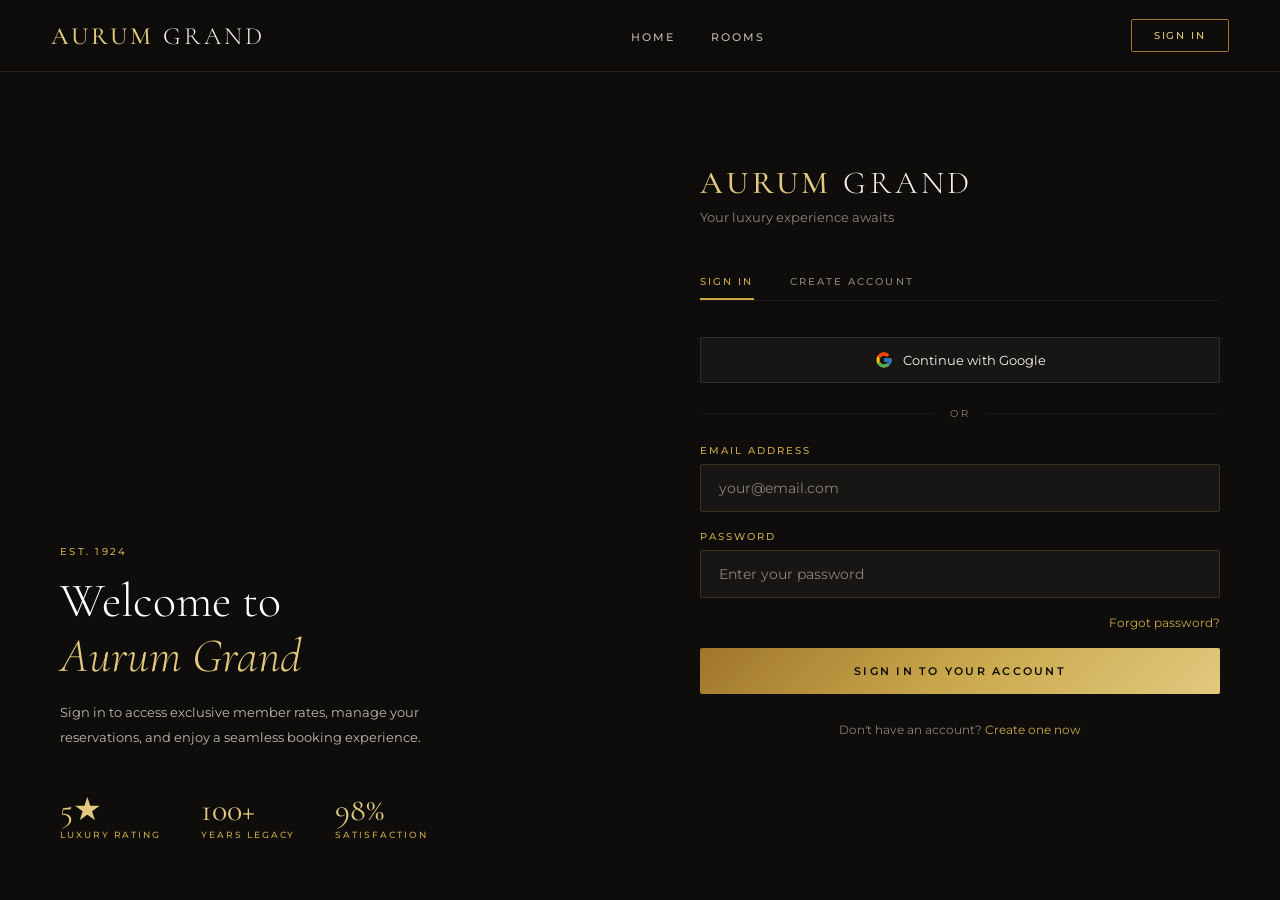
<file: guest-details.html>
<!DOCTYPE html>
<html lang="en">
<head>
  <meta charset="UTF-8">
  <meta name="viewport" content="width=device-width, initial-scale=1.0">
  <title>Guest Details — Aurum Grand Hotel</title>
  <link rel="stylesheet" href="css/style.css">
</head>
<body data-page="guest">

  <nav class="navbar" id="navbar">
    <a href="index.html" class="nav-logo">AURUM<span> GRAND</span></a>
    <ul class="nav-links">
      <li><a href="index.html" data-page="home">Home</a></li>
      <li><a href="search.html" data-page="search">Rooms</a></li>
    </ul>
    <button class="nav-btn" id="nav-auth-btn">Sign In</button>
  </nav>

  <div class="booking-page">
    <div class="booking-hero">
      <div class="booking-hero-bg"></div>
      <div class="booking-hero-content">
        <span class="label-text" style="display:block;margin-bottom:12px;">Step 3 of 5</span>
        <h1 style="font-family:'Cormorant Garamond',serif;font-size:2.8rem;font-weight:300;color:var(--white);">Guest Details</h1>
        <p style="color:var(--text-light);font-size:0.8rem;margin-top:12px;">Please provide your information for the reservation</p>
      </div>
    </div>

    <!-- PROGRESS -->
    <div class="progress-strip">
      <div class="progress-steps">
        <div class="step-item"><div class="step-num done">✓</div><span class="step-label done">Login</span></div>
        <div class="step-line done"></div>
        <div class="step-item"><div class="step-num done">✓</div><span class="step-label done">Select Room</span></div>
        <div class="step-line done"></div>
        <div class="step-item"><div class="step-num active">3</div><span class="step-label active">Guest Details</span></div>
        <div class="step-line"></div>
        <div class="step-item"><div class="step-num">4</div><span class="step-label">Payment</span></div>
        <div class="step-line"></div>
        <div class="step-item"><div class="step-num">5</div><span class="step-label">Confirmation</span></div>
      </div>
    </div>

    <div class="booking-body">
      <div class="booking-layout">
        <div>
          <div class="card-panel">
            <h2 class="card-panel-title">Primary Guest Information</h2>
            <p style="color:var(--text-mid);font-size:0.78rem;margin-bottom:30px;">Fields marked with * are required</p>
            <div class="gold-divider" style="margin-bottom:30px;"><span>✦</span></div>

            <form id="guest-form" style="display:flex;flex-direction:column;gap:20px;">
              <div class="grid-2">
                <div class="form-group">
                  <label class="form-label" for="gd-firstname">First Name *</label>
                  <input type="text" class="form-control" id="gd-firstname" name="firstName" placeholder="Rahul" required>
                </div>
                <div class="form-group">
                  <label class="form-label" for="gd-lastname">Last Name *</label>
                  <input type="text" class="form-control" id="gd-lastname" name="lastName" placeholder="Sharma" required>
                </div>
              </div>
              <div class="grid-2">
                <div class="form-group">
                  <label class="form-label" for="gd-email">Email Address *</label>
                  <input type="email" class="form-control" id="gd-email" name="email" placeholder="your@email.com" required>
                </div>
                <div class="form-group">
                  <label class="form-label" for="gd-phone">Phone Number *</label>
                  <input type="tel" class="form-control" id="gd-phone" name="phone" placeholder="+91 98765 43210" required>
                </div>
              </div>
              <div class="grid-2">
                <div class="form-group">
                  <label class="form-label" for="gd-nationality">State / Nationality</label>
                  <select class="form-control" id="gd-nationality" name="nationality">
                    <option value="">Select State</option>
                    <option value="TN">Tamil Nadu</option>
                    <option value="MH">Maharashtra</option>
                    <option value="DL">Delhi</option>
                    <option value="KA">Karnataka</option>
                    <option value="KL">Kerala</option>
                    <option value="GJ">Gujarat</option>
                    <option value="RJ">Rajasthan</option>
                    <option value="WB">West Bengal</option>
                    <option value="AP">Andhra Pradesh</option>
                    <option value="TS">Telangana</option>
                    <option value="Other">Other / International</option>
                  </select>
                </div>
                <div class="form-group">
                  <label class="form-label" for="gd-id">Aadhaar / Passport Number</label>
                  <input type="text" class="form-control" id="gd-id" name="idNumber" placeholder="ID for check-in verification">
                </div>
              </div>

              <div style="margin-top:10px;padding-top:24px;border-top:1px solid rgba(201,168,76,0.1);">
                <h3 style="font-family:'Cormorant Garamond',serif;font-size:1.5rem;font-weight:300;margin-bottom:20px;">Stay Preferences</h3>
                <div class="grid-2">
                  <div class="form-group">
                    <label class="form-label" for="gd-arrival">Estimated Arrival Time</label>
                    <select class="form-control" id="gd-arrival" name="arrivalTime">
                      <option value="">Select time</option>
                      <option value="12:00">12:00 PM</option>
                      <option value="14:00">2:00 PM (Standard)</option>
                      <option value="15:00">3:00 PM</option>
                      <option value="16:00">4:00 PM</option>
                      <option value="18:00">6:00 PM</option>
                      <option value="20:00">8:00 PM</option>
                      <option value="22:00">10:00 PM (Late)</option>
                    </select>
                  </div>
                  <div class="form-group">
                    <label class="form-label" for="gd-bed">Bed Preference</label>
                    <select class="form-control" id="gd-bed" name="bedPreference">
                      <option value="any">No Preference</option>
                      <option value="king">King Bed</option>
                      <option value="twin">Twin Beds</option>
                      <option value="queen">Queen Bed</option>
                    </select>
                  </div>
                </div>
                <div class="form-group" style="margin-top:16px;">
                  <label class="form-label" for="gd-requests">Special Requests</label>
                  <textarea class="form-control" id="gd-requests" name="specialRequests" rows="4"
                    placeholder="Any dietary requirements, accessibility needs, celebration arrangements, or special room preferences..."
                    style="resize:vertical;"></textarea>
                </div>
              </div>

              <div style="padding:20px;background:rgba(201,168,76,0.05);border:1px solid rgba(201,168,76,0.12);border-radius:2px;">
                <p style="font-size:0.75rem;color:var(--text-mid);line-height:1.8;">✦ &nbsp;By proceeding, you confirm all guest information is accurate. Your data is protected per PDPB 2023 guidelines and used solely for reservation purposes.</p>
              </div>

              <div style="display:flex;gap:14px;margin-top:10px;">
                <a href="search.html" class="btn-outline">← Back to Rooms</a>
                <button type="submit" class="btn-primary" style="flex:1;"><span>Continue to Payment →</span></button>
              </div>
            </form>
          </div>
        </div>
        <div id="guest-summary"></div>
      </div>
    </div>
  </div>

  <div style="background:var(--dark-2);border-top:1px solid rgba(201,168,76,0.08);padding:28px 5vw;text-align:center;">
    <p style="font-size:0.72rem;color:var(--text-mid);">🔒 &nbsp;256-bit SSL Encrypted · © 2024 Aurum Grand Hotel</p>
  </div>

  <script src="js/main.js"></script>
</body>
</html>
</file>
<file: css/style.css>
/* =========================================
   AURUM GRAND HOTEL — LUXURY CSS THEME
   ========================================= */

@import url('https://fonts.googleapis.com/css2?family=Cormorant+Garamond:ital,wght@0,300;0,400;0,500;0,600;1,300;1,400&family=Montserrat:wght@300;400;500;600&display=swap');

:root {
  --gold:        #C9A84C;
  --gold-light:  #E2C97E;
  --gold-dark:   #A0762B;
  --cream:       #F7F3EC;
  --dark:        #0E0D0B;
  --dark-2:      #1A1816;
  --dark-3:      #252220;
  --charcoal:    #3A3630;
  --text-light:  #BDB8AF;
  --text-mid:    #8A847A;
  --white:       #FFFFFF;
  --shadow:      0 8px 40px rgba(0,0,0,0.45);
  --shadow-sm:   0 2px 12px rgba(0,0,0,0.25);
  --radius:      2px;
  --transition:  all 0.35s cubic-bezier(0.4,0,0.2,1);
}

*,*::before,*::after{box-sizing:border-box;margin:0;padding:0;}
html{scroll-behavior:smooth;font-size:16px;}
body{font-family:'Montserrat',sans-serif;background:var(--dark);color:var(--cream);min-height:100vh;overflow-x:hidden;}
a{text-decoration:none;color:inherit;}
img{max-width:100%;display:block;}
button{cursor:pointer;font-family:inherit;border:none;outline:none;}
input,select,textarea{font-family:inherit;outline:none;}

::-webkit-scrollbar{width:5px;}
::-webkit-scrollbar-track{background:var(--dark-2);}
::-webkit-scrollbar-thumb{background:var(--gold-dark);border-radius:10px;}

h1,h2,h3,h4,h5{font-family:'Cormorant Garamond',serif;font-weight:300;line-height:1.15;}

.label-text{font-size:0.65rem;letter-spacing:0.22em;text-transform:uppercase;font-weight:500;color:var(--gold);}

.gold-divider{display:flex;align-items:center;gap:14px;margin:18px 0;}
.gold-divider::before,.gold-divider::after{content:'';flex:1;height:1px;background:linear-gradient(90deg,transparent,var(--gold-dark),transparent);}
.gold-divider span{color:var(--gold);font-size:1.1rem;}

/* NAVBAR */
.navbar{position:fixed;top:0;left:0;right:0;z-index:1000;display:flex;align-items:center;justify-content:space-between;padding:0 4vw;height:72px;background:rgba(14,13,11,0.92);backdrop-filter:blur(14px);border-bottom:1px solid rgba(201,168,76,0.15);transition:var(--transition);}
.navbar.scrolled{height:60px;background:rgba(14,13,11,0.98);}
.nav-logo{font-family:'Cormorant Garamond',serif;font-size:1.55rem;font-weight:500;letter-spacing:0.12em;color:var(--gold-light);}
.nav-logo span{color:var(--cream);font-weight:300;}
.nav-links{display:flex;gap:36px;list-style:none;}
.nav-links a{font-size:0.68rem;letter-spacing:0.18em;text-transform:uppercase;font-weight:500;color:var(--text-light);transition:var(--transition);position:relative;padding-bottom:4px;}
.nav-links a::after{content:'';position:absolute;bottom:0;left:0;width:0;height:1px;background:var(--gold);transition:var(--transition);}
.nav-links a:hover{color:var(--gold-light);}
.nav-links a:hover::after,.nav-links a.active::after{width:100%;}
.nav-links a.active{color:var(--gold);}
.nav-btn{background:transparent;border:1px solid var(--gold-dark);color:var(--gold-light);font-size:0.65rem;letter-spacing:0.18em;text-transform:uppercase;font-weight:500;padding:9px 22px;border-radius:var(--radius);transition:var(--transition);}
.nav-btn:hover{background:var(--gold);border-color:var(--gold);color:var(--dark);}

/* BUTTONS */
.btn-primary{display:inline-flex;align-items:center;justify-content:center;gap:10px;background:linear-gradient(135deg,var(--gold-dark) 0%,var(--gold) 50%,var(--gold-light) 100%);color:var(--dark);font-size:0.7rem;letter-spacing:0.2em;text-transform:uppercase;font-weight:600;padding:16px 38px;border:none;border-radius:var(--radius);transition:var(--transition);position:relative;overflow:hidden;}
.btn-primary::before{content:'';position:absolute;inset:0;background:linear-gradient(135deg,var(--gold-light),var(--gold-dark));opacity:0;transition:var(--transition);}
.btn-primary:hover::before{opacity:1;}
.btn-primary:hover{transform:translateY(-2px);box-shadow:0 8px 24px rgba(201,168,76,0.35);}
.btn-primary span{position:relative;z-index:1;}
.btn-outline{display:inline-flex;align-items:center;justify-content:center;gap:10px;background:transparent;border:1px solid var(--gold-dark);color:var(--gold-light);font-size:0.7rem;letter-spacing:0.2em;text-transform:uppercase;font-weight:500;padding:15px 36px;border-radius:var(--radius);transition:var(--transition);}
.btn-outline:hover{background:rgba(201,168,76,0.08);border-color:var(--gold);transform:translateY(-2px);}
.btn-ghost{background:transparent;border:none;color:var(--gold);font-size:0.7rem;letter-spacing:0.15em;text-transform:uppercase;font-weight:500;padding:8px 0;display:inline-flex;align-items:center;gap:8px;transition:var(--transition);}
.btn-ghost:hover{color:var(--gold-light);gap:14px;}

/* FORMS */
.form-group{display:flex;flex-direction:column;gap:8px;}
.form-label{font-size:0.62rem;letter-spacing:0.2em;text-transform:uppercase;color:var(--gold);font-weight:500;}
.form-control{background:rgba(255,255,255,0.04);border:1px solid rgba(201,168,76,0.2);color:var(--cream);font-size:0.9rem;padding:14px 18px;border-radius:var(--radius);transition:var(--transition);width:100%;}
.form-control:focus{border-color:var(--gold);background:rgba(201,168,76,0.06);box-shadow:0 0 0 3px rgba(201,168,76,0.08);}
.form-control::placeholder{color:var(--text-mid);font-size:0.85rem;}
select.form-control option{background:var(--dark-2);color:var(--cream);}

/* HERO */
.hero{position:relative;min-height:100vh;display:flex;align-items:center;justify-content:center;overflow:hidden;}
.hero-bg{position:absolute;inset:0;background:linear-gradient(180deg,rgba(14,13,11,0.55) 0%,rgba(14,13,11,0.3) 40%,rgba(14,13,11,0.75) 100%),url('https://images.unsplash.com/photo-1542314831-068cd1dbfeeb?w=1800&q=80') center/cover no-repeat;transform:scale(1.05);animation:heroZoom 20s ease-in-out infinite alternate;}
@keyframes heroZoom{from{transform:scale(1.05);}to{transform:scale(1.12);}}
.hero-content{position:relative;z-index:2;text-align:center;max-width:900px;padding:0 24px;animation:heroFadeUp 1.2s ease both;}
@keyframes heroFadeUp{from{opacity:0;transform:translateY(40px);}to{opacity:1;transform:translateY(0);}}
.hero-tag{font-size:0.62rem;letter-spacing:0.35em;text-transform:uppercase;color:var(--gold);font-weight:500;display:block;margin-bottom:20px;}
.hero-title{font-family:'Cormorant Garamond',serif;font-size:clamp(3.5rem,8vw,7rem);font-weight:300;letter-spacing:0.06em;line-height:1.05;color:var(--white);margin-bottom:20px;}
.hero-title em{font-style:italic;color:var(--gold-light);}
.hero-sub{font-size:0.85rem;letter-spacing:0.1em;color:var(--text-light);font-weight:300;margin-bottom:44px;}
.hero-actions{display:flex;gap:18px;justify-content:center;flex-wrap:wrap;}
.scroll-indicator{position:absolute;bottom:36px;left:50%;transform:translateX(-50%);z-index:2;display:flex;flex-direction:column;align-items:center;gap:8px;color:var(--text-mid);font-size:0.58rem;letter-spacing:0.2em;text-transform:uppercase;}
.scroll-line{width:1px;height:50px;background:linear-gradient(to bottom,var(--gold),transparent);animation:scrollPulse 2s ease-in-out infinite;}
@keyframes scrollPulse{0%,100%{opacity:0.3;}50%{opacity:1;}}

/* SEARCH BAR */
.search-bar{background:rgba(26,24,22,0.95);border:1px solid rgba(201,168,76,0.18);border-radius:4px;padding:28px 36px;margin:-32px auto 0;max-width:1000px;position:relative;z-index:10;backdrop-filter:blur(20px);box-shadow:var(--shadow);}
.search-bar-grid{display:grid;grid-template-columns:1fr 1fr 1fr auto;gap:20px;align-items:end;}

/* SECTIONS */
section{padding:100px 5vw;}
.container{max-width:1200px;margin:0 auto;}
.container-sm{max-width:800px;margin:0 auto;}
.section-header{margin-bottom:60px;text-align:center;}
.section-eyebrow{font-size:0.62rem;letter-spacing:0.3em;text-transform:uppercase;color:var(--gold);font-weight:500;display:block;margin-bottom:16px;}
.section-title{font-family:'Cormorant Garamond',serif;font-size:clamp(2rem,4vw,3.2rem);font-weight:300;letter-spacing:0.05em;}

/* ROOM CARDS */
.rooms-grid{display:grid;grid-template-columns:repeat(auto-fill,minmax(340px,1fr));gap:28px;}
.room-card{background:var(--dark-2);border:1px solid rgba(201,168,76,0.1);border-radius:4px;overflow:hidden;transition:var(--transition);cursor:pointer;}
.room-card:hover{border-color:rgba(201,168,76,0.4);transform:translateY(-6px);box-shadow:0 20px 60px rgba(0,0,0,0.5);}
.room-card-img{height:230px;overflow:hidden;position:relative;}
.room-card-img img{width:100%;height:100%;object-fit:cover;transition:transform 0.6s ease;}
.room-card:hover .room-card-img img{transform:scale(1.07);}
.room-card-badge{position:absolute;top:16px;right:16px;background:rgba(14,13,11,0.85);border:1px solid var(--gold-dark);color:var(--gold);font-size:0.58rem;letter-spacing:0.2em;text-transform:uppercase;padding:5px 12px;border-radius:2px;backdrop-filter:blur(8px);}
.room-card-body{padding:26px 28px 28px;}
.room-card-type{font-size:0.6rem;letter-spacing:0.22em;text-transform:uppercase;color:var(--gold);font-weight:500;margin-bottom:10px;}
.room-card-name{font-family:'Cormorant Garamond',serif;font-size:1.6rem;font-weight:400;margin-bottom:12px;color:var(--cream);}
.room-card-desc{font-size:0.8rem;color:var(--text-mid);line-height:1.7;margin-bottom:20px;}
.room-amenities{display:flex;flex-wrap:wrap;gap:10px;margin-bottom:22px;}
.amenity-tag{font-size:0.6rem;letter-spacing:0.12em;text-transform:uppercase;color:var(--text-light);background:rgba(255,255,255,0.04);border:1px solid rgba(255,255,255,0.08);padding:5px 12px;border-radius:2px;}
.room-card-footer{display:flex;align-items:center;justify-content:space-between;padding-top:20px;border-top:1px solid rgba(201,168,76,0.12);}
.room-price{display:flex;flex-direction:column;}
.room-price .amount{font-family:'Cormorant Garamond',serif;font-size:2rem;font-weight:400;color:var(--gold-light);line-height:1;}
.room-price .per-night{font-size:0.6rem;letter-spacing:0.15em;text-transform:uppercase;color:var(--text-mid);margin-top:4px;}

/* FEATURES */
.features-grid{display:grid;grid-template-columns:repeat(auto-fill,minmax(220px,1fr));gap:2px;}
.feature-item{background:var(--dark-2);padding:40px 32px;text-align:center;border:1px solid rgba(201,168,76,0.06);transition:var(--transition);}
.feature-item:hover{background:var(--dark-3);border-color:rgba(201,168,76,0.2);}
.feature-icon{font-size:2rem;margin-bottom:18px;display:block;}
.feature-name{font-size:0.65rem;letter-spacing:0.2em;text-transform:uppercase;color:var(--text-light);font-weight:500;}

/* STATS */
.stats-strip{background:var(--dark-2);border-top:1px solid rgba(201,168,76,0.12);border-bottom:1px solid rgba(201,168,76,0.12);padding:50px 5vw;display:flex;justify-content:space-around;flex-wrap:wrap;gap:30px;}
.stat-item{text-align:center;}
.stat-number{font-family:'Cormorant Garamond',serif;font-size:3.2rem;font-weight:300;color:var(--gold-light);line-height:1;}
.stat-label{font-size:0.6rem;letter-spacing:0.22em;text-transform:uppercase;color:var(--text-mid);margin-top:8px;font-weight:500;}

/* BOOKING PAGES */
.booking-page{min-height:100vh;padding-top:100px;background:var(--dark);}
.booking-hero{height:260px;position:relative;display:flex;align-items:center;justify-content:center;overflow:hidden;}
.booking-hero-bg{position:absolute;inset:0;background:linear-gradient(180deg,rgba(14,13,11,0.7) 0%,rgba(14,13,11,0.5) 50%,rgba(14,13,11,0.9) 100%),url('https://images.unsplash.com/photo-1631049307264-da0ec9d70304?w=1400&q=80') center/cover;}
.booking-hero-content{position:relative;z-index:2;text-align:center;}

/* PROGRESS STEPS */
.progress-strip{background:var(--dark-2);border-bottom:1px solid rgba(201,168,76,0.12);padding:24px 5vw;position:sticky;top:72px;z-index:100;}
.progress-steps{display:flex;align-items:center;justify-content:center;max-width:900px;margin:0 auto;}
.step-item{display:flex;align-items:center;gap:10px;flex:1;}
.step-item:last-child{flex:0;}
.step-num{width:34px;height:34px;border-radius:50%;display:flex;align-items:center;justify-content:center;font-size:0.72rem;font-weight:600;flex-shrink:0;border:1px solid rgba(201,168,76,0.25);color:var(--text-mid);background:transparent;transition:var(--transition);}
.step-num.active{background:var(--gold);border-color:var(--gold);color:var(--dark);}
.step-num.done{background:rgba(201,168,76,0.15);border-color:var(--gold-dark);color:var(--gold);}
.step-label{font-size:0.6rem;letter-spacing:0.15em;text-transform:uppercase;font-weight:500;color:var(--text-mid);white-space:nowrap;}
.step-label.active{color:var(--gold);}
.step-label.done{color:var(--gold-dark);}
.step-line{flex:1;height:1px;background:rgba(201,168,76,0.15);margin:0 12px;}
.step-line.done{background:var(--gold-dark);}

/* BOOKING BODY */
.booking-body{padding:60px 5vw 100px;max-width:1200px;margin:0 auto;}
.card-panel{background:var(--dark-2);border:1px solid rgba(201,168,76,0.1);border-radius:4px;padding:40px;}
.card-panel-title{font-family:'Cormorant Garamond',serif;font-size:2rem;font-weight:300;letter-spacing:0.05em;margin-bottom:8px;}

/* BOOKING LAYOUT */
.booking-layout{display:grid;grid-template-columns:1fr 360px;gap:28px;align-items:start;}
.summary-card{background:var(--dark-3);border:1px solid rgba(201,168,76,0.15);border-radius:4px;padding:30px;position:sticky;top:160px;}
.summary-title{font-size:0.62rem;letter-spacing:0.25em;text-transform:uppercase;color:var(--gold);font-weight:500;margin-bottom:22px;padding-bottom:14px;border-bottom:1px solid rgba(201,168,76,0.15);}
.summary-room-img{height:160px;border-radius:2px;overflow:hidden;margin-bottom:18px;}
.summary-room-img img{width:100%;height:100%;object-fit:cover;}
.summary-row{display:flex;justify-content:space-between;align-items:flex-start;padding:10px 0;border-bottom:1px solid rgba(255,255,255,0.04);}
.summary-row:last-child{border-bottom:none;}
.summary-key{font-size:0.67rem;letter-spacing:0.1em;text-transform:uppercase;color:var(--text-mid);font-weight:500;}
.summary-val{font-size:0.85rem;color:var(--cream);text-align:right;}
.summary-total{margin-top:16px;padding-top:16px;border-top:1px solid rgba(201,168,76,0.2);display:flex;justify-content:space-between;align-items:center;}
.total-label{font-size:0.65rem;letter-spacing:0.2em;text-transform:uppercase;color:var(--gold);font-weight:500;}
.total-amount{font-family:'Cormorant Garamond',serif;font-size:2rem;color:var(--gold-light);font-weight:400;}

/* AUTH */
.auth-wrapper{min-height:100vh;display:grid;grid-template-columns:1fr 1fr;}
.auth-visual{position:relative;overflow:hidden;}
.auth-visual-bg{position:absolute;inset:0;background:linear-gradient(160deg,rgba(14,13,11,0.4) 0%,rgba(14,13,11,0.65) 100%),url('https://images.unsplash.com/photo-1551882547-ff40c63fe5fa?w=1200&q=80') center/cover;}
.auth-visual-content{position:relative;z-index:2;height:100%;display:flex;flex-direction:column;justify-content:flex-end;padding:60px;}
.auth-form-side{background:var(--dark);display:flex;flex-direction:column;justify-content:center;padding:80px 60px;}
.auth-logo{font-family:'Cormorant Garamond',serif;font-size:2rem;font-weight:500;letter-spacing:0.12em;color:var(--gold-light);margin-bottom:8px;display:block;}
.auth-logo span{font-weight:300;color:var(--cream);}

/* PAYMENT */
.payment-tabs{display:flex;gap:2px;margin-bottom:30px;background:var(--dark-3);padding:4px;border-radius:4px;}
.pay-tab{flex:1;padding:12px 20px;font-size:0.68rem;letter-spacing:0.15em;text-transform:uppercase;font-weight:500;color:var(--text-mid);background:transparent;border:none;border-radius:2px;transition:var(--transition);cursor:pointer;}
.pay-tab.active{background:var(--dark-2);color:var(--gold);border:1px solid rgba(201,168,76,0.2);}
.card-input-group{position:relative;}
.card-icon{position:absolute;right:16px;top:50%;transform:translateY(-50%);color:var(--text-mid);}

/* CONFIRMATION */
.confirmation-wrapper{min-height:100vh;padding-top:100px;display:flex;align-items:center;justify-content:center;position:relative;overflow:hidden;}
.confetti-bg{position:absolute;inset:0;background:radial-gradient(ellipse 80% 60% at 50% 40%,rgba(201,168,76,0.06) 0%,transparent 70%);pointer-events:none;}
.confirmation-card{background:var(--dark-2);border:1px solid rgba(201,168,76,0.2);border-radius:4px;padding:60px;max-width:700px;width:100%;margin:40px 24px;text-align:center;animation:confirmFade 0.8s ease both;}
@keyframes confirmFade{from{opacity:0;transform:scale(0.96) translateY(20px);}to{opacity:1;transform:scale(1) translateY(0);}}
.confirm-icon{width:72px;height:72px;background:linear-gradient(135deg,var(--gold-dark),var(--gold));border-radius:50%;display:flex;align-items:center;justify-content:center;font-size:2rem;margin:0 auto 28px;}
.booking-id-display{font-family:'Cormorant Garamond',serif;font-size:3.5rem;font-weight:300;letter-spacing:0.1em;color:var(--gold-light);margin:16px 0;}
.confirm-details-grid{display:grid;grid-template-columns:1fr 1fr;gap:2px;margin:32px 0;text-align:left;}
.confirm-detail-item{background:var(--dark-3);padding:18px 22px;border:1px solid rgba(201,168,76,0.06);}

/* FOOTER */
.footer{background:var(--dark-2);border-top:1px solid rgba(201,168,76,0.12);padding:70px 5vw 40px;}
.footer-grid{display:grid;grid-template-columns:2fr 1fr 1fr 1fr;gap:50px;margin-bottom:50px;}
.footer-brand{font-family:'Cormorant Garamond',serif;font-size:1.7rem;font-weight:500;letter-spacing:0.12em;color:var(--gold-light);margin-bottom:16px;}
.footer-brand span{font-weight:300;color:var(--cream);}
.footer-desc{font-size:0.8rem;color:var(--text-mid);line-height:1.8;max-width:280px;}
.footer-col-title{font-size:0.6rem;letter-spacing:0.25em;text-transform:uppercase;color:var(--gold);font-weight:500;margin-bottom:20px;}
.footer-links{list-style:none;display:flex;flex-direction:column;gap:12px;}
.footer-links a{font-size:0.82rem;color:var(--text-mid);transition:var(--transition);}
.footer-links a:hover{color:var(--gold-light);padding-left:6px;}
.footer-bottom{padding-top:28px;border-top:1px solid rgba(255,255,255,0.06);display:flex;justify-content:space-between;align-items:center;font-size:0.72rem;color:var(--text-mid);}

/* UTILITIES */
.text-gold{color:var(--gold);}
.text-gold-light{color:var(--gold-light);}
.text-cream{color:var(--cream);}
.text-muted{color:var(--text-mid);}
.text-center{text-align:center;}
.mt-8{margin-top:8px;}.mt-16{margin-top:16px;}.mt-24{margin-top:24px;}.mt-32{margin-top:32px;}
.mb-8{margin-bottom:8px;}.mb-16{margin-bottom:16px;}.mb-24{margin-bottom:24px;}.mb-32{margin-bottom:32px;}
.grid-2{display:grid;grid-template-columns:1fr 1fr;gap:20px;}
.grid-3{display:grid;grid-template-columns:1fr 1fr 1fr;gap:20px;}
.flex-between{display:flex;align-items:center;justify-content:space-between;}
.w-full{width:100%;}
.hidden{display:none!important;}

/* TOAST */
.toast{position:fixed;bottom:32px;right:32px;background:var(--dark-2);border:1px solid rgba(201,168,76,0.3);border-left:3px solid var(--gold);padding:18px 26px;border-radius:2px;font-size:0.82rem;color:var(--cream);z-index:9999;animation:toastSlide 0.4s ease both;max-width:340px;}
@keyframes toastSlide{from{opacity:0;transform:translateX(40px);}to{opacity:1;transform:translateX(0);}}
.toast.error{border-left-color:#E05252;}
.toast.success{border-left-color:#52C06E;}

/* SPINNER */
.spinner{width:22px;height:22px;border:2px solid rgba(201,168,76,0.2);border-top-color:var(--gold);border-radius:50%;animation:spin 0.8s linear infinite;display:inline-block;}
@keyframes spin{to{transform:rotate(360deg);}}

/* MODAL */
.modal-overlay{position:fixed;inset:0;background:rgba(0,0,0,0.75);backdrop-filter:blur(6px);z-index:2000;display:flex;align-items:center;justify-content:center;padding:24px;animation:overlayFade 0.3s ease;}
@keyframes overlayFade{from{opacity:0;}to{opacity:1;}}
.modal{background:var(--dark-2);border:1px solid rgba(201,168,76,0.18);border-radius:4px;max-width:600px;width:100%;padding:40px;animation:modalRise 0.4s ease;position:relative;max-height:90vh;overflow-y:auto;}
@keyframes modalRise{from{opacity:0;transform:translateY(30px);}to{opacity:1;transform:translateY(0);}}
.modal-close{position:absolute;top:18px;right:18px;background:transparent;border:none;color:var(--text-mid);font-size:1.3rem;cursor:pointer;transition:var(--transition);width:32px;height:32px;display:flex;align-items:center;justify-content:center;}
.modal-close:hover{color:var(--cream);}

/* RESPONSIVE */
@media(max-width:900px){
  .auth-wrapper{grid-template-columns:1fr;}
  .auth-visual{display:none;}
  .auth-form-side{padding:60px 32px;}
  .booking-layout{grid-template-columns:1fr;}
  .summary-card{position:static;}
  .search-bar-grid{grid-template-columns:1fr 1fr;}
  .footer-grid{grid-template-columns:1fr 1fr;}
  .nav-links{display:none;}
  .confirm-details-grid{grid-template-columns:1fr;}
  .grid-2,.grid-3{grid-template-columns:1fr;}
}
@media(max-width:600px){
  section{padding:70px 5vw;}
  .card-panel{padding:24px;}
  .confirmation-card{padding:36px 24px;}
  .search-bar{padding:20px 18px;}
  .search-bar-grid{grid-template-columns:1fr;}
  .footer-grid{grid-template-columns:1fr;gap:30px;}
}
</file>
